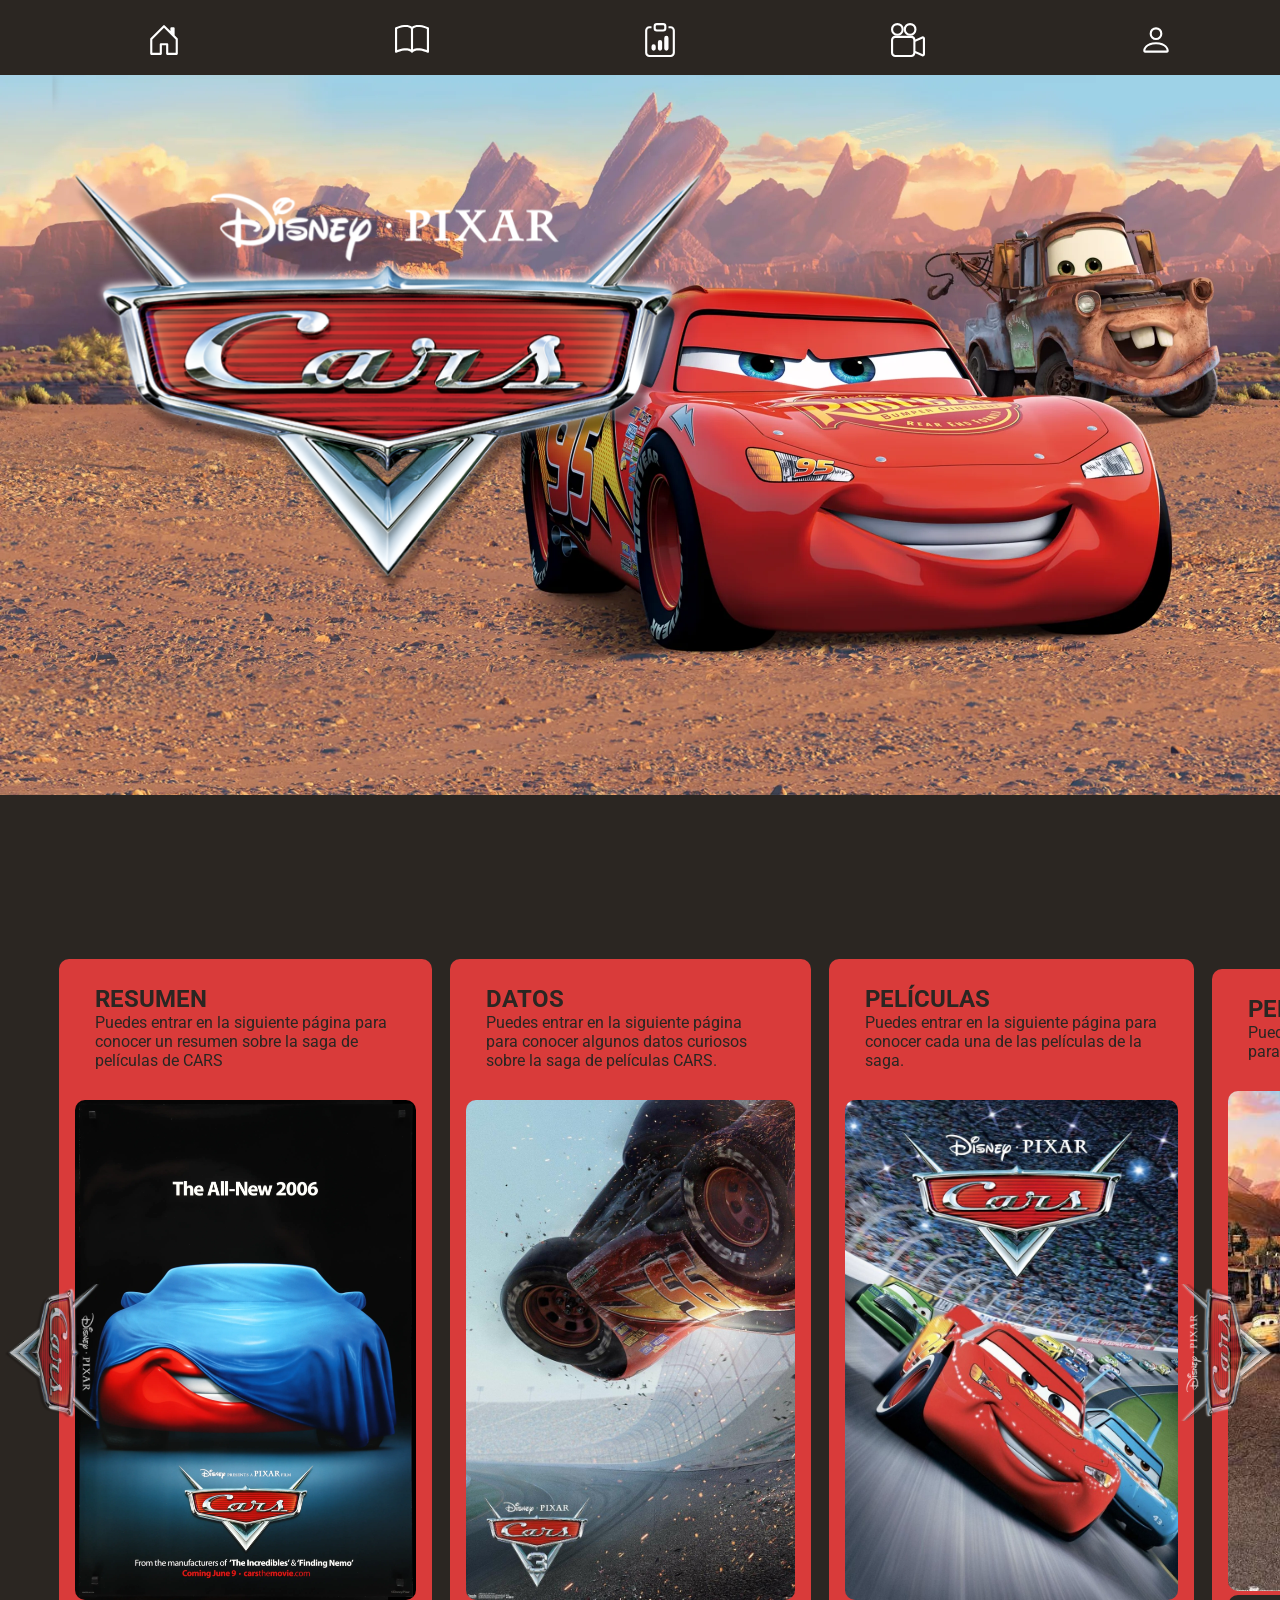
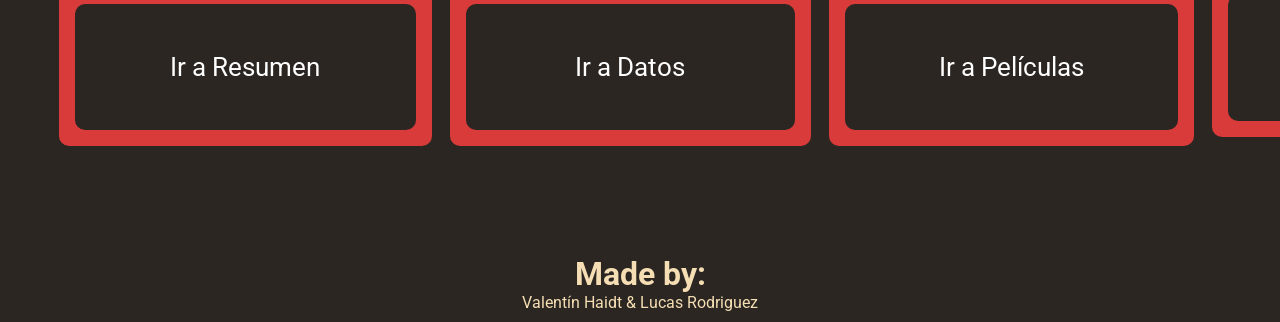
<file: index.html>
<!DOCTYPE html>
<html lang="es">
<head>
    <meta charset="UTF-8">
    <meta name="viewport" content="width=device-width, initial-scale=1.0">
    <link rel="stylesheet" href="style.css">
    <link rel="icon" href="IMG/logo.svg" type="image/x-icon">
    <title>CARS</title>

    <link rel="preconnect" href="https://fonts.googleapis.com">
    <link rel="preconnect" href="https://fonts.gstatic.com" crossorigin>
    <link href="https://fonts.googleapis.com/css2?family=Roboto:ital,wght@0,100..900;1,100..900&display=swap" rel="stylesheet">
    <link rel="preconnect" href="https://fonts.googleapis.com">
    <link rel="preconnect" href="https://fonts.gstatic.com" crossorigin>
    <link href="https://fonts.googleapis.com/css2?family=Rubik:ital,wght@0,300..900;1,300..900&display=swap" rel="stylesheet">
</head>
<body>
    <nav>
        <ul>
            <li><a href="index.html" class="svg-inicio"></a></li>
            <li><a href="sinopsis.html" class="svg-resumen"></a></li>
            <li><a href="datos.html" class="svg-datos"></a></li>
            <li><a href="películas.html" class="svg-peliculas"></a></li>
            <li><a href="personajes.html" class="svg-personajes"></a></li>
        </ul>
    </nav>
    <div class="bg">
        <img src="IMG/Fondo.webp" alt="">
    </div>
    <div class="title">
            <img src="IMG/logo.svg" alt="Logo">
    </div>

    <div class="spacer"></div>

    <div class="main">
        <div class="arrows">
            <div class="arrow1">
                <a href="#spacerG1"><img src="IMG/logo.svg" alt=""></a>
            </div>
            <div class="arrow2">
                <a href="#spacerG2"><img src="IMG/logo.svg" alt=""></a>
            </div>
        </div>
        <section class="spacerG" id="spacerG1">

        </section>
        <section class="Resumen" id="Resumen">
            <div class="info">
                <h1>RESUMEN</h1>
                <p>Puedes entrar en la siguiente página para conocer un resumen sobre la saga de películas de CARS</p>
            </div>
            <div class="image">
                <img src="IMG/poster/CarsPoster1.webp" alt="">
            </div>

            <div class="boton">
                <a href="sinopsis.html">Ir a Resumen</a>
            </div>

        </section>
        <section class="Datos">
            <div class="info">
                <h1>DATOS</h1>
                <p>Puedes entrar en la siguiente página para conocer algunos datos curiosos sobre la saga de películas CARS. </p>
            </div>
            <div class="image">
                <img src="IMG/poster/CarsPoster2.jpg" alt="">
            </div>

            <div class="boton">
                <a href="datos.html">Ir a Datos</a>
            </div>
        </section>
        <section class="Películas">
            <div class="info">
                <h1>PELÍCULAS</h1>
                <p>Puedes entrar en la siguiente página para conocer cada una de las películas de la saga.</p>
            </div>
            <div class="image">
                <img src="IMG/poster/CarsPoster3.jpg" alt="">
            </div>

            <div class="boton">
                <a href="películas.html">Ir a Películas</a>
            </div>
        </section>
        <section class="Personajes" id="Personajes">
            <div class="info">
                <h1>PERSONAJES</h1>
                <p>Puedes entrar en la siguiente página para conocer a cada personaje de CARS.</p>
            </div>
            <div class="image">
                <img src="IMG/poster/CarsPoster4.jpg" alt="">
            </div>

            <div class="boton">
                <a href="personajes.html">Ir a Personajes</a>
            </div>
        </section>
        <section class="spacerG" id="spacerG2">

        </section>

    </div>

    <footer>
        <h1>Made by:</h1>
        <p>Valentín Haidt & Lucas Rodriguez</p>
    </footer>

</body>
</html>
</file>
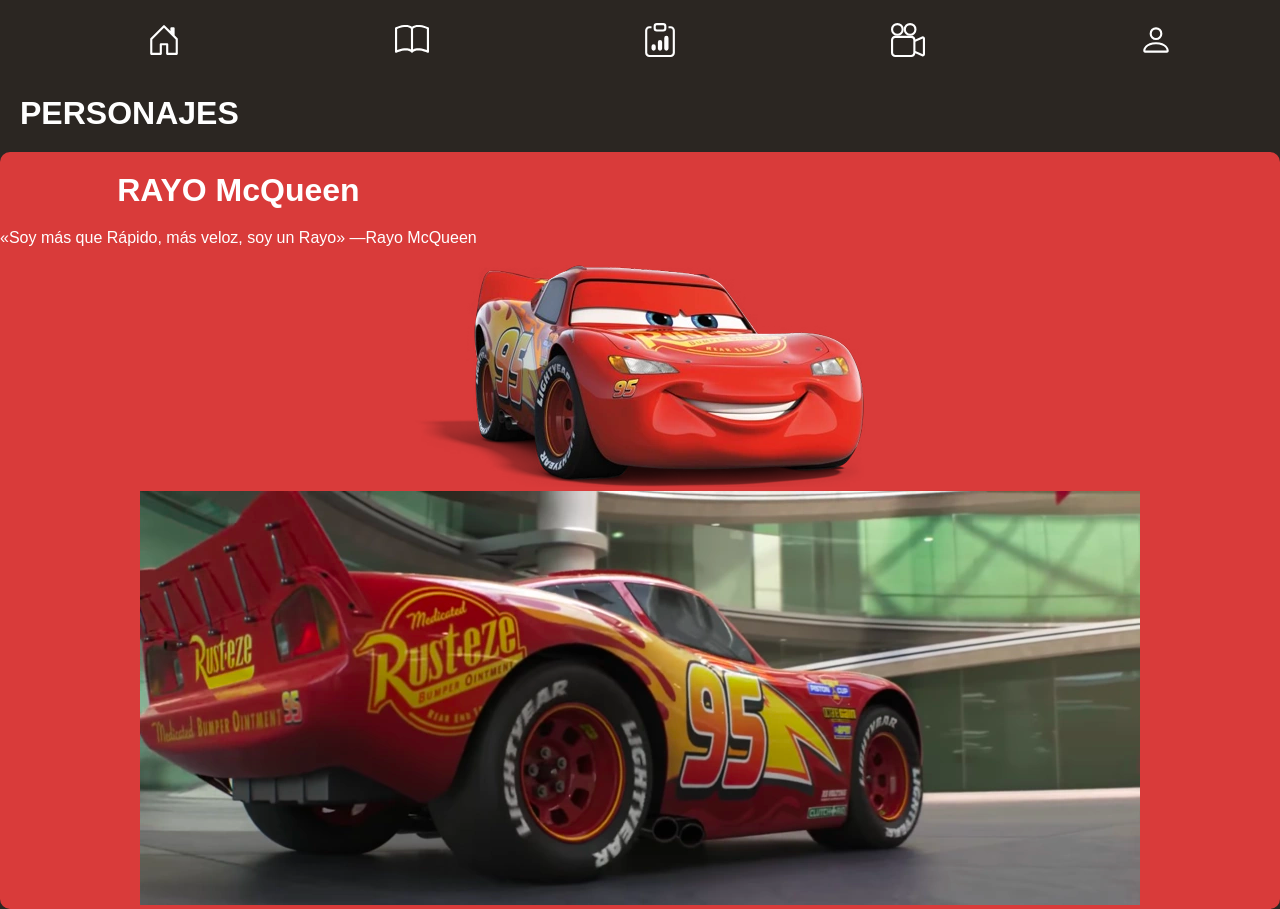
<file: personajes.html>
<!doctype html>
<html lang="en">
<head>
    <meta charset="UTF-8">
    <meta name="viewport" content="width=device-width, initial-scale=1">
    <title>Personajes</title>
    <link rel="stylesheet" href="style.css">
    <link rel="icon" href="IMG/logo.svg" type="image/x-icon">
</head>
<body>
    <nav>
        <ul>
            <li><a href="index.html" class="svg-inicio"></a></li>
            <li><a href="sinopsis.html" class="svg-resumen"></a></li>
            <li><a href="datos.html" class="svg-datos"></a></li>
            <li><a href="películas.html" class="svg-peliculas"></a></li>
            <li><a href="personajes.html" class="svg-personajes"></a></li>
        </ul>
    </nav>


    <div class="personajes">
        <h1>PERSONAJES</h1>
        <div class="rayo">
            <div class="info" id="rayo">
                <h1>RAYO McQueen</h1>
                <p>
                    «Soy más que Rápido, más veloz, soy un Rayo»
                    ―Rayo McQueen
                </p>
            </div>
            <div class="foto" id="rayo">
                <img src="IMG/Rayo/Rayo_McQueen.webp" alt="" class="char">
                <img src="IMG/Rayo/rayo.webp" alt="" class="bg_char">
            </div>
        </div>
    </div>
</body>
</html>
</file>
<file: style.css>
:root{
    --red:#d93b3a;
    --orange:#eb793d;
    --black:#2b2622;
    --radius: 10px;
    --size: 26px;
    --widht-grid:400px;
}
*{
    margin: 0;
    scroll-behavior: smooth;
}
body{
    font-family:Roboto, sans-serif ;
    background: var(--black);
    justify-content: center;
    scroll-behavior: smooth;
}

header{
    width: 100%;
    height: 10vh;
    display: flex;
}

nav{
    width: 100%;
    height: 5vh;
    padding-top: 15px;
    padding-bottom: 15px;
    display: flex;
    align-items: center;
    justify-content: center;
    background: var(--black);
    transition: ease 0.3s;
    overflow: hidden;
}
nav:hover{
    height: 11vh;
    overflow: hidden;
}
nav ul{
    width: 100%;
    display: flex;
    align-items: center;
    justify-content: center;
}
nav ul li{
    width: 100%;
    height: 100%;
    display: flex;
    align-items: center;
    justify-content: center;

}
nav a {
    width: auto;
    height: 100%;
    display: flex;
    align-items: center;
    justify-content: center;
    text-decoration: none;
    color: white;
    padding: 20px;
    transition: ease 0.3s;
}

nav li:nth-child(4n + 1) a:hover { background-color: var(--red); }
nav li:nth-child(4n + 2) a:hover { background-color: var(--orange); }
nav li:nth-child(4n + 3) a:hover { background-color: var(--red); }
nav li:nth-child(4n + 4) a:hover { background-color: var(--orange); }
nav li:nth-child(4n + 5) a:hover { background-color: var(--red); }

.svg-inicio{
    background-color: #fff;
    -webkit-mask-image: url('IMG/logos/house.svg');
    mask-image: url('IMG/logos/house.svg');
    mask-size: contain;
    mask-repeat: no-repeat;
    padding: 17px;
    margin-top: 5px;
    align-items: center;
    justify-content: center;
}
.svg-inicio:hover{
    -webkit-mask-image: url('IMG/logos/house-fill.svg');
    mask-image: url('IMG/logos/house-fill.svg');
    padding: 25px;
}
.svg-resumen{
    background-color: #fff;
    -webkit-mask-image: url('IMG/logos/book.svg');
    mask-image: url('IMG/logos/book.svg');
    mask-size: contain;
    mask-repeat: no-repeat;
    padding: 17px;
    margin-top: 5px;
    align-items: center;
    justify-content: center;
}
.svg-resumen:hover{
    -webkit-mask-image: url('IMG/logos/book-fill.svg');
    mask-image: url('IMG/logos/book-fill.svg');
    padding: 25px;
}
.svg-datos{
    background-color: #fff;
    -webkit-mask-image: url('IMG/logos/star.svg');
    mask-image: url('IMG/logos/star.svg');
    mask-size: contain;
    mask-repeat: no-repeat;
    padding: 17px;
    margin-top: 5px;
    align-items: center;
    justify-content: center;
}
.svg-datos:hover{
    -webkit-mask-image: url('IMG/logos/star-fill.svg');
    mask-image: url('IMG/logos/star-fill.svg');
    padding: 25px;
}

.svg-peliculas{
    background-color: #fff;
    -webkit-mask-image: url('IMG/logos/camera-reels.svg');
    mask-image: url('IMG/logos/camera-reels.svg');
    mask-size: contain;
    mask-repeat: no-repeat;
    padding: 17px;
    margin-top: 5px;
    align-items: center;
    justify-content: center;
}
.svg-peliculas:hover{
    -webkit-mask-image: url('IMG/logos/camera-reels-fill.svg');
    mask-image: url('IMG/logos/camera-reels-fill.svg');
    padding: 25px;
}
.svg-personajes{
    background-color: #fff;
    -webkit-mask-image: url('IMG/logos/person.svg');
    mask-image: url('IMG/logos/person.svg');
    mask-size: contain;
    mask-repeat: no-repeat;
    padding: 17px;
    margin-top: 5px;
    align-items: center;
    justify-content: center;
}
.svg-personajes:hover{
    -webkit-mask-image: url('IMG/logos/person-fill.svg');
    mask-image: url('IMG/logos/person-fill.svg');
    padding: 25px;
}
.title{
    display: flex;
    gap: 20%;
    width: 50%;
    position: relative;
    justify-content: left;
}
.title img{
    width: auto;
    height: 600px;
    margin-left: 50px;
    object-fit: cover;
}
.bg{
    z-index: -1;
    display: flex;
    position: absolute;
}
.bg img{
    width: 100%;
    height: 100%;
    object-fit: cover;
    display: flex;
}
.spacer{
    margin: 275px;
}
/* INDEX
 */

.main{
    width: 100%;
    height: auto;
    display: flex;
    color: var(--black);
    overflow:scroll;
    scrollbar-width: none;
    align-items: center;
    justify-content: left;
}
.spacerG{
    width: auto;
    height: 750px;
    /* Height controla la posición en la que
    va a quedar la pantalla al hacer click
    en las flechas
    */
    margin: 1vh;
    padding: 1rem;
    /* Con margin y padding se controla
    que tan grande es el spacer
     */
    visibility: hidden;
}
.Resumen{
    width: var(--widht-grid);
    height: auto;
    min-height: 730px;
    margin: 1vh;
    padding: 1rem;
    border-radius: var(--radius);
    background-color: var(--red);
    transition: ease 0.3s;
}

.Resumen:hover{
    padding: 1.5rem;
    background-color: var(--orange);

}
.Datos{
    width: var(--widht-grid);
    height: auto;
    min-height: 730px;
    margin: 1vh;
    padding: 1rem;
    border-radius:var(--radius);
    background-color: var(--red);
    transition: ease 0.3s;
}
.Datos:hover{
    padding: 1.5rem;
    background-color: var(--orange);

}
.Películas{
    width: var(--widht-grid);
    height: auto;
    min-height: 730px;
    margin: 1vh;
    padding: 1rem;
    border-radius: var(--radius);
    background-color: var(--red);
    transition: ease 0.3s;
}
.Películas:hover{
    padding: 1.5rem;
    background-color: var(--orange);

}
.Personajes{
    width: var(--widht-grid);
    height: auto;
    min-height: 730px;
    margin: 1vh;
    padding: 1rem;
    border-radius: var(--radius);
    background-color: var(--red);
    transition: ease 0.3s;
}
.Personajes:hover{
    padding: 1.5rem;
    background-color: var(--orange);

}
.boton{
    width: auto;
    height: auto;
    padding: 2rem;
    border-radius: var(--radius);
    background-color: var(--black);
    transition: ease 0.3s;
    display: flex;
    text-decoration: none;
    cursor: pointer;
    align-items: center;
    justify-content: center;
    font-size: var(--size);

}
.boton:hover{
    background-color: royalblue;
}
.boton a{
    text-decoration: none;
    color: white;
    padding: 1rem;
    overflow: hidden;
}
.image img{
    margin-top: 20px;
    width: auto;
    height: 500px;
    border-image: var(--radius);
    border-radius: var(--radius);

}
.arrows{
    justify-content: center;
    position: absolute;
    display: flex;
    gap: 80%;
    width: 100%;
    overflow: hidden;
    z-index: 1;
}
.arrow1{
    cursor: pointer;
}

.arrow2{
    cursor: pointer;
}
.arrow1 img{
    width: 150px;
    height: 100%;
    rotate: 90deg;
    opacity: 0.7;
    transition: ease 0.3s;
}
.arrow1 img:hover{
    opacity: 1;
    width: 160px;

}
.arrow2 img{
    width: 150px;
    height: 100%;
    rotate: -90deg;
    opacity: 0.7;
    transition: ease 0.3s;
}
.arrow2 img:hover{
    opacity: 1;
    width: 160px;
}
footer{
    width: 100%;
    height: auto;
    margin-top: 100px;
    margin-bottom: 10px;
    border-radius: var(--radius);
    background-color: var(--black);
    color: wheat;
    display: flex;
    flex-direction: column;
    align-items: center;
    justify-content: center;
    text-align: center;
}

.main .info{
    margin: 10px auto;
    padding-right: 20px;
    padding-left: 20px;
    align-items: center;
}
/*
PERSONAJES:
 */
.personajes{
    width: 100%;
    height: auto;
    display: block;
    color: white;
    overflow:scroll;
    scrollbar-width: none;
    align-items: center;
    justify-content: left;
}
.personajes h1{
    margin: 20px;
}
.rayo{
    width: 100%;
    height: auto;

    gap: 2vh;
    border-radius: var(--radius);
    background-color: var(--red);
    transition: ease 0.3s;
    display: flex;
    flex-direction: column;
    align-items:baseline;
    justify-content: center;
    text-align: center;
    overflow: hidden;
}

.imagefondo {
    width: 100%;
    height: 1000px;
    display: flex;
    margin-top: 5px;
    opacity: 0.5;
    z-index: -999999;
    animation: chicarimagen linear both;
    animation-timeline: scroll();
    animation-range: 0% 30%;
}

.imagenesfondo img {
    width: 100%;
    height: 200;
    object-fit: cover;
    display: flex;
    z-index: -999999;
    opacity: 1;
    animation: chicarimagen linear both;
    animation-timeline: scroll();
    animation-range: 0% 40%;
}

@keyframes chicarimagen {
    from {
        margin-bottom: 0px;
    }
    to {
        margin-bottom: -1500px;
}
}

.informacionDelaPagina {
    display: flex;
    align-items: center;
    justify-content: center;
    position: absolute;
    top: 600px;
    left: 50%;
     animation: moverConScroll linear both;
     animation-timeline: scroll();
    animation-range: 0% 20%;
}

@keyframes moverConScroll {
  from {
    opacity: 1;
    transform: translateX(-450px) translateY(-200px)
     
    
    
  }
  to {
    opacity: 0;
    transform: translateX(-1500PX) translateY(-200px)
    
  }
}

.informacionDelaPagina h1 {
    color: white;
    font-size: 10rem;
    margin: 20px;
}


.container1{

    flex-direction: column;
    align-items: center;
    justify-content: center;
}

.cars1 {
    width: 100%;
    height: auto;
    display: flex;
    color: white;
    overflow:scroll;
    scrollbar-width: none;
    align-items: center;
    justify-content: left;
    gap: 20px;
}
.cars1 img {
    margin-top: 20px;
    margin-left: 25px;
    width: 700px;
    height: auto;
    object-fit: cover;
    border-radius: 15px;
}

.cars1 h2 {
    color: white;
    font-size: 10rem;
    margin: 20px;
}

.cars1 p {
    color: white;
    font-size: 2rem;
    margin: 20px;
}
.cars2 {
    width: 100%;
    height: auto;
    display: flex;
    color: white;
    overflow:scroll;
    scrollbar-width: none;
    align-items: center;
    justify-content: left;
    gap: 20px;
}
.cars2 img {
    margin-top: 20px;
    margin-left: 25px;
    width: 700px;
    height: auto;
    object-fit: cover;
    border-radius: 15px;    
}

.cars2 h2 {
    color: white;
    font-size: 10rem;
    margin: 20px;
    align-items: right;
    justify-content: right;
}

.cars2 p {
    color: white;
    font-size: 2rem;
    margin: 20px;
    align-items: right;
    justify-content: right;
}

.cars2 {
    align-items: right; 
    justify-content: right;
    display: flex;
}
</file>
